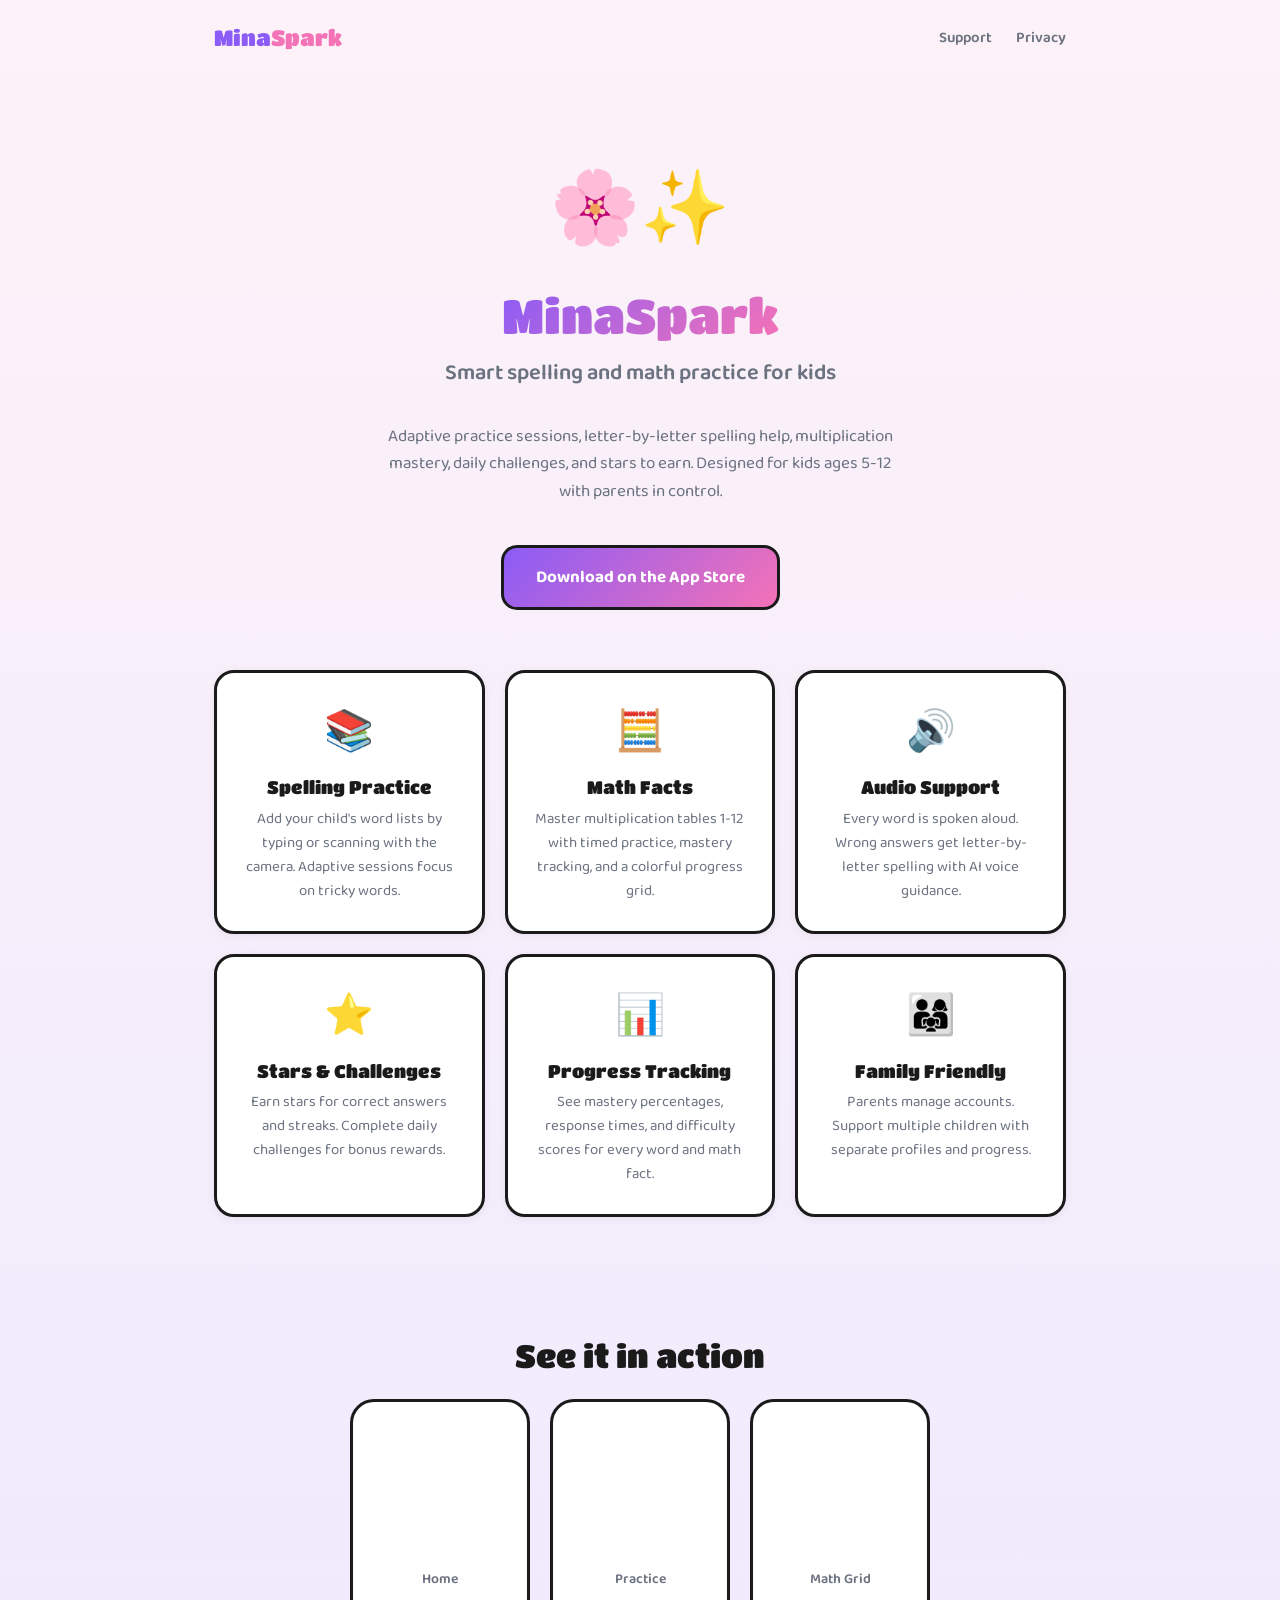
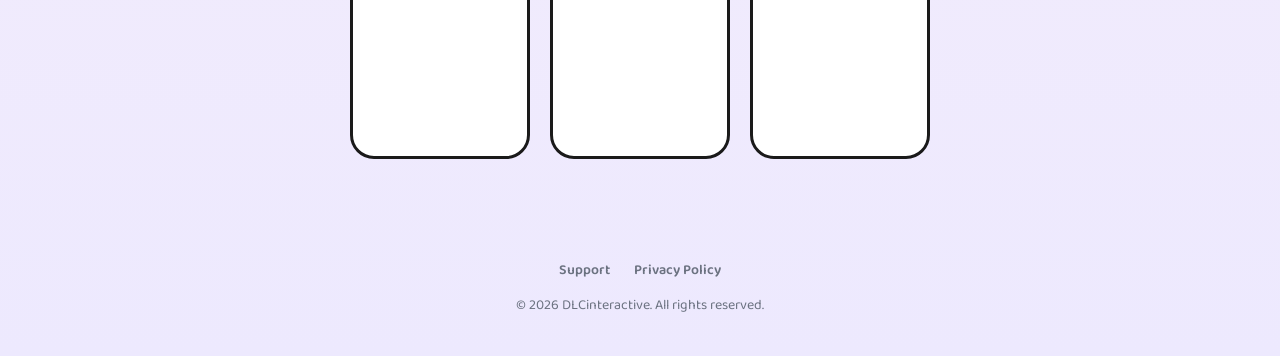
<file: index.html>
<!DOCTYPE html>
<html lang="en">
<head>
  <meta charset="UTF-8">
  <meta name="viewport" content="width=device-width, initial-scale=1.0">
  <title>MinaSpark — Smart spelling and math practice for kids</title>
  <meta name="description" content="MinaSpark helps kids master spelling words and math facts with adaptive practice, daily challenges, and fun gamification. Built for parents and kids ages 5-12.">
  <link rel="stylesheet" href="/style.css">
  <link rel="icon" href="data:image/svg+xml,<svg xmlns='http://www.w3.org/2000/svg' viewBox='0 0 100 100'><text y='.9em' font-size='90'>🌸</text></svg>">
</head>
<body>

  <nav class="nav">
    <a href="/" class="nav-logo">Mina<span>Spark</span></a>
    <div class="nav-links">
      <a href="/support">Support</a>
      <a href="/privacy">Privacy</a>
    </div>
  </nav>

  <section class="hero">
    <div class="hero-emoji">🌸✨</div>
    <h1><span>MinaSpark</span></h1>
    <p class="tagline">Smart spelling and math practice for kids</p>
    <p class="description">
      Adaptive practice sessions, letter-by-letter spelling help, multiplication mastery,
      daily challenges, and stars to earn. Designed for kids ages 5-12 with parents in control.
    </p>
    <a href="#" class="btn btn-primary">Download on the App Store</a>
  </section>

  <section class="features">
    <div class="feature-card">
      <div class="emoji">📚</div>
      <h3>Spelling Practice</h3>
      <p>Add your child's word lists by typing or scanning with the camera. Adaptive sessions focus on tricky words.</p>
    </div>
    <div class="feature-card">
      <div class="emoji">🧮</div>
      <h3>Math Facts</h3>
      <p>Master multiplication tables 1-12 with timed practice, mastery tracking, and a colorful progress grid.</p>
    </div>
    <div class="feature-card">
      <div class="emoji">🔊</div>
      <h3>Audio Support</h3>
      <p>Every word is spoken aloud. Wrong answers get letter-by-letter spelling with AI voice guidance.</p>
    </div>
    <div class="feature-card">
      <div class="emoji">⭐</div>
      <h3>Stars & Challenges</h3>
      <p>Earn stars for correct answers and streaks. Complete daily challenges for bonus rewards.</p>
    </div>
    <div class="feature-card">
      <div class="emoji">📊</div>
      <h3>Progress Tracking</h3>
      <p>See mastery percentages, response times, and difficulty scores for every word and math fact.</p>
    </div>
    <div class="feature-card">
      <div class="emoji">👨‍👩‍👧</div>
      <h3>Family Friendly</h3>
      <p>Parents manage accounts. Support multiple children with separate profiles and progress.</p>
    </div>
  </section>

  <section class="screenshots">
    <h2>See it in action</h2>
    <div class="screenshot-grid">
      <div class="screenshot-placeholder">Home</div>
      <div class="screenshot-placeholder">Practice</div>
      <div class="screenshot-placeholder">Math Grid</div>
    </div>
  </section>

  <footer class="footer">
    <div class="footer-links">
      <a href="/support">Support</a>
      <a href="/privacy">Privacy Policy</a>
    </div>
    <p>&copy; 2026 DLCinteractive. All rights reserved.</p>
  </footer>

</body>
</html>
</file>
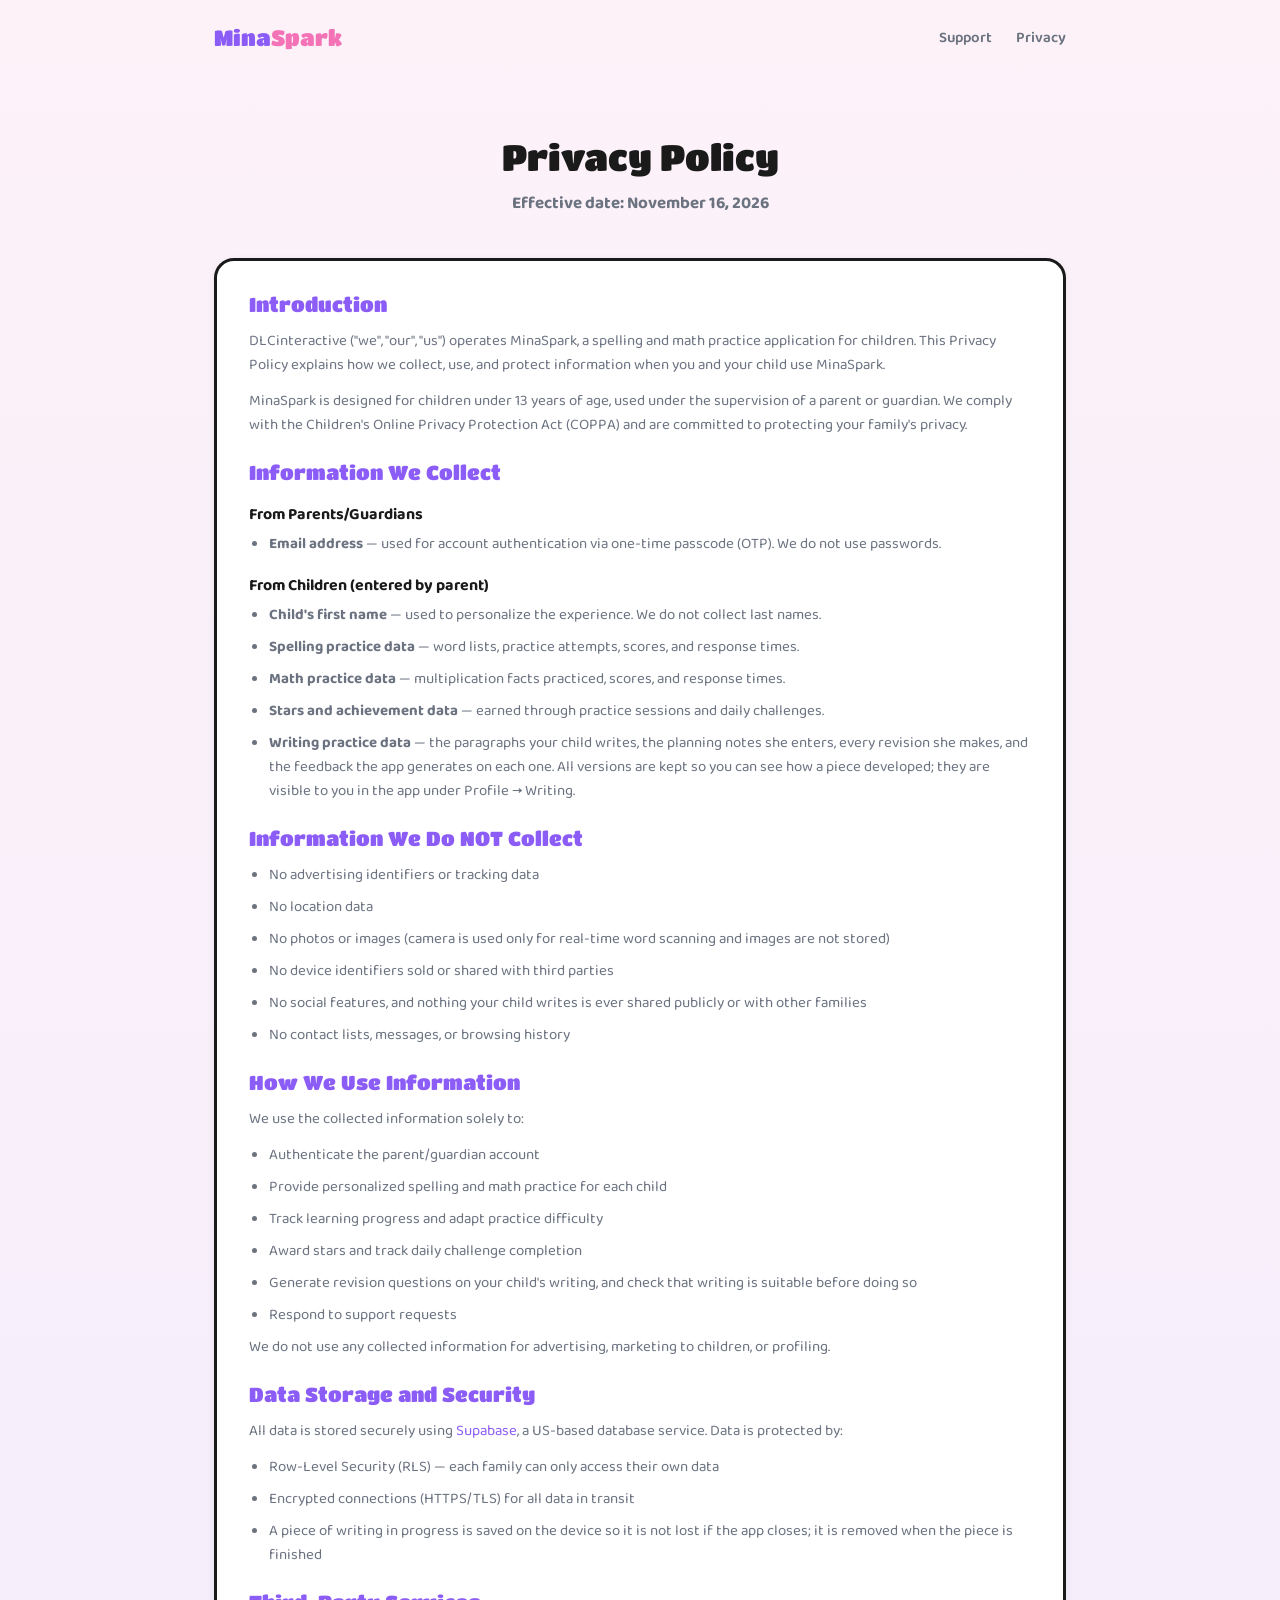
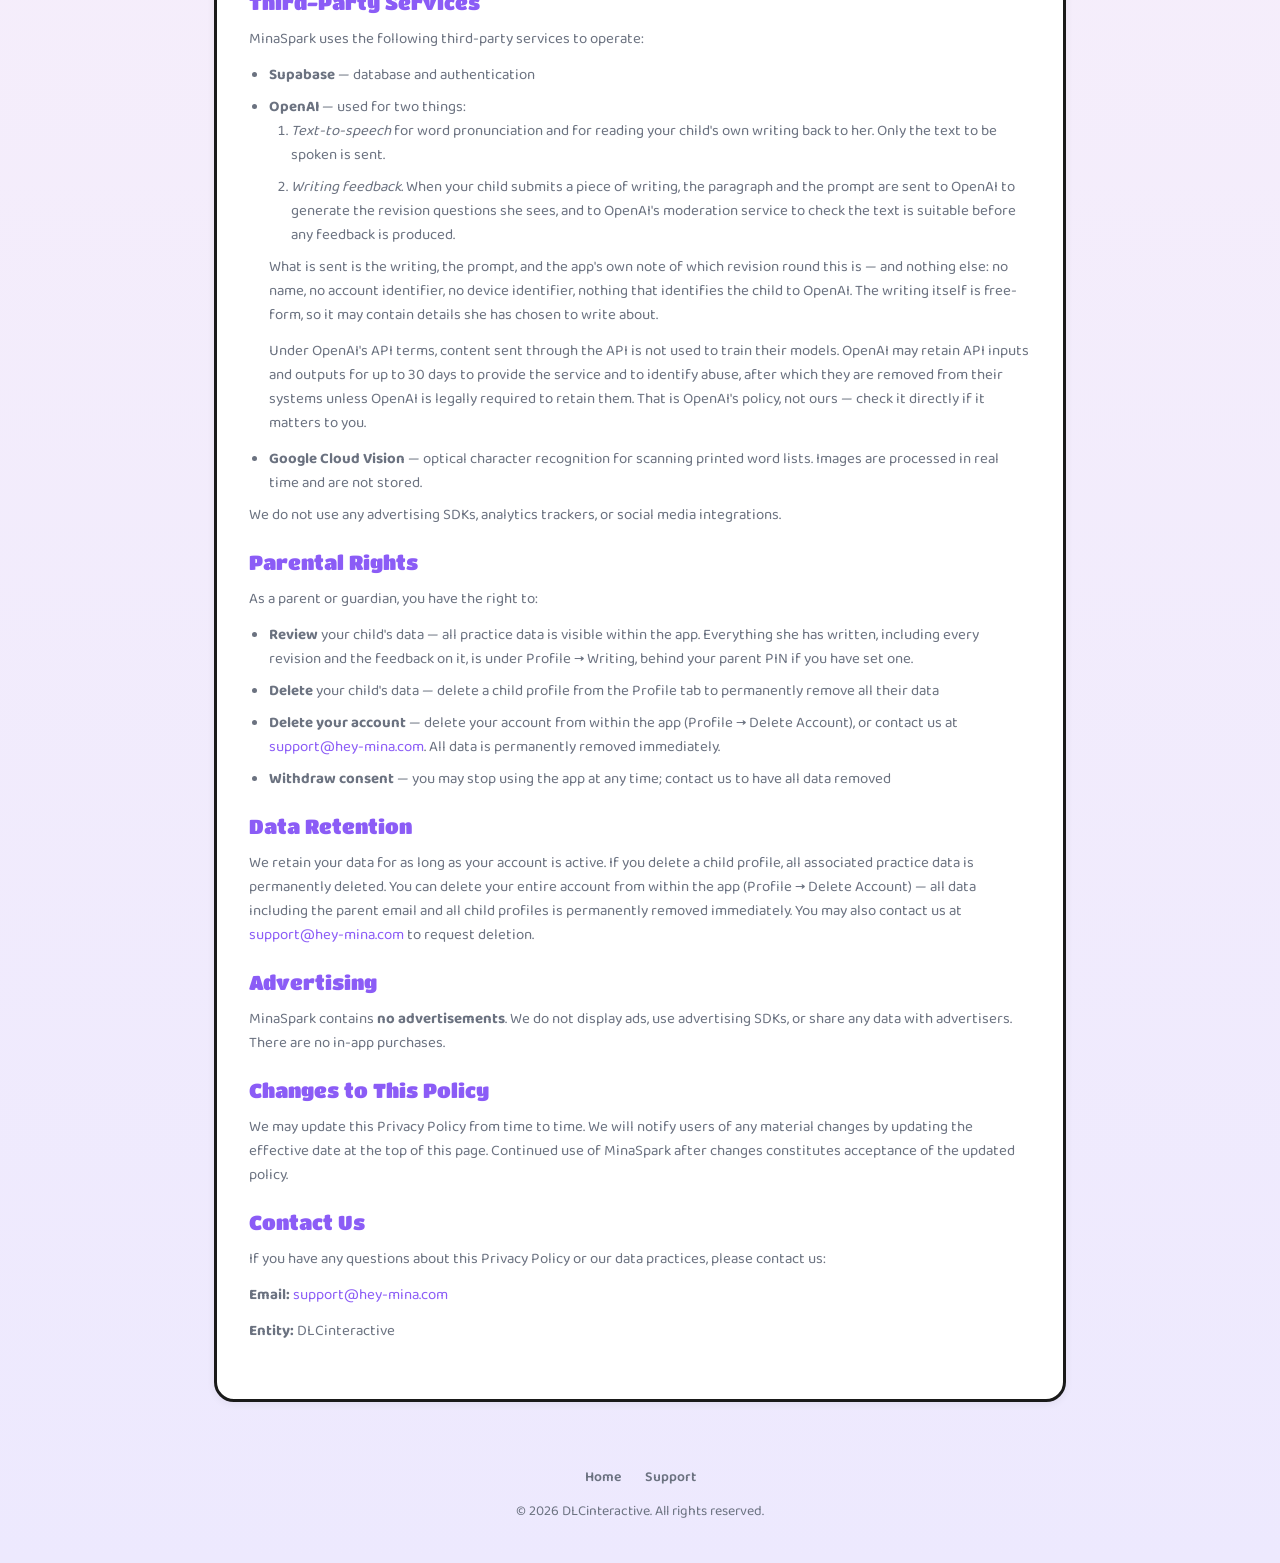
<file: privacy.html>
<!DOCTYPE html>
<html lang="en">
<head>
  <meta charset="UTF-8">
  <meta name="viewport" content="width=device-width, initial-scale=1.0">
  <title>Privacy Policy — MinaSpark</title>
  <meta name="description" content="MinaSpark privacy policy. Learn how we protect your child's data. COPPA compliant, no ads, no tracking.">
  <link rel="stylesheet" href="/style.css">
  <link rel="icon" href="data:image/svg+xml,<svg xmlns='http://www.w3.org/2000/svg' viewBox='0 0 100 100'><text y='.9em' font-size='90'>🌸</text></svg>">
</head>
<body>

  <nav class="nav">
    <a href="/" class="nav-logo">Mina<span>Spark</span></a>
    <div class="nav-links">
      <a href="/support">Support</a>
      <a href="/privacy">Privacy</a>
    </div>
  </nav>

  <section class="page-header">
    <h1>Privacy Policy</h1>
    <p class="effective-date">Effective date: November 16, 2026</p>
  </section>

  <div class="container">
    <div class="content-card">

      <div class="privacy-section">
        <h2>Introduction</h2>
        <p>DLCinteractive ("we", "our", "us") operates MinaSpark, a spelling and math practice application for children. This Privacy Policy explains how we collect, use, and protect information when you and your child use MinaSpark.</p>
        <p>MinaSpark is designed for children under 13 years of age, used under the supervision of a parent or guardian. We comply with the Children's Online Privacy Protection Act (COPPA) and are committed to protecting your family's privacy.</p>
      </div>

      <div class="privacy-section">
        <h2>Information We Collect</h2>
        <h3>From Parents/Guardians</h3>
        <ul>
          <li><strong>Email address</strong> — used for account authentication via one-time passcode (OTP). We do not use passwords.</li>
        </ul>
        <h3>From Children (entered by parent)</h3>
        <ul>
          <li><strong>Child's first name</strong> — used to personalize the experience. We do not collect last names.</li>
          <li><strong>Spelling practice data</strong> — word lists, practice attempts, scores, and response times.</li>
          <li><strong>Math practice data</strong> — multiplication facts practiced, scores, and response times.</li>
          <li><strong>Stars and achievement data</strong> — earned through practice sessions and daily challenges.</li>
          <li><strong>Writing practice data</strong> — the paragraphs your child writes, the planning notes she enters, every revision she makes, and the feedback the app generates on each one. All versions are kept so you can see how a piece developed; they are visible to you in the app under Profile → Writing.</li>
        </ul>
      </div>

      <div class="privacy-section">
        <h2>Information We Do NOT Collect</h2>
        <ul>
          <li>No advertising identifiers or tracking data</li>
          <li>No location data</li>
          <li>No photos or images (camera is used only for real-time word scanning and images are not stored)</li>
          <li>No device identifiers sold or shared with third parties</li>
          <li>No social features, and nothing your child writes is ever shared publicly or with other families</li>
          <li>No contact lists, messages, or browsing history</li>
        </ul>
      </div>

      <div class="privacy-section">
        <h2>How We Use Information</h2>
        <p>We use the collected information solely to:</p>
        <ul>
          <li>Authenticate the parent/guardian account</li>
          <li>Provide personalized spelling and math practice for each child</li>
          <li>Track learning progress and adapt practice difficulty</li>
          <li>Award stars and track daily challenge completion</li>
          <li>Generate revision questions on your child's writing, and check that writing is suitable before doing so</li>
          <li>Respond to support requests</li>
        </ul>
        <p>We do not use any collected information for advertising, marketing to children, or profiling.</p>
      </div>

      <div class="privacy-section">
        <h2>Data Storage and Security</h2>
        <p>All data is stored securely using <a href="https://supabase.com" target="_blank" rel="noopener">Supabase</a>, a US-based database service. Data is protected by:</p>
        <ul>
          <li>Row-Level Security (RLS) — each family can only access their own data</li>
          <li>Encrypted connections (HTTPS/TLS) for all data in transit</li>
          <li>A piece of writing in progress is saved on the device so it is not lost if the app closes; it is removed when the piece is finished</li>
        </ul>
      </div>

      <div class="privacy-section">
        <h2>Third-Party Services</h2>
        <p>MinaSpark uses the following third-party services to operate:</p>
        <ul>
          <li><strong>Supabase</strong> — database and authentication</li>
          <li><strong>OpenAI</strong> — used for two things:
            <ol>
              <li><em>Text-to-speech</em> for word pronunciation and for reading your child's own writing back to her. Only the text to be spoken is sent.</li>
              <li><em>Writing feedback.</em> When your child submits a piece of writing, the paragraph and the prompt are sent to OpenAI to generate the revision questions she sees, and to OpenAI's moderation service to check the text is suitable before any feedback is produced.</li>
            </ol>
            <p>What is sent is the writing, the prompt, and the app's own note of which revision round this is — and nothing else: no name, no account identifier, no device identifier, nothing that identifies the child to OpenAI. The writing itself is free-form, so it may contain details she has chosen to write about.</p>
            <p>Under OpenAI's API terms, content sent through the API is not used to train their models. OpenAI may retain API inputs and outputs for up to 30 days to provide the service and to identify abuse, after which they are removed from their systems unless OpenAI is legally required to retain them. That is OpenAI's policy, not ours — check it directly if it matters to you.</p>
          </li>
          <li><strong>Google Cloud Vision</strong> — optical character recognition for scanning printed word lists. Images are processed in real time and are not stored.</li>
        </ul>
        <p>We do not use any advertising SDKs, analytics trackers, or social media integrations.</p>
      </div>

      <div class="privacy-section">
        <h2>Parental Rights</h2>
        <p>As a parent or guardian, you have the right to:</p>
        <ul>
          <li><strong>Review</strong> your child's data — all practice data is visible within the app. Everything she has written, including every revision and the feedback on it, is under Profile → Writing, behind your parent PIN if you have set one.</li>
          <li><strong>Delete</strong> your child's data — delete a child profile from the Profile tab to permanently remove all their data</li>
          <li><strong>Delete your account</strong> — delete your account from within the app (Profile → Delete Account), or contact us at <a href="mailto:support@hey-mina.com">support@hey-mina.com</a>. All data is permanently removed immediately.</li>
          <li><strong>Withdraw consent</strong> — you may stop using the app at any time; contact us to have all data removed</li>
        </ul>
      </div>

      <div class="privacy-section">
        <h2>Data Retention</h2>
        <p>We retain your data for as long as your account is active. If you delete a child profile, all associated practice data is permanently deleted. You can delete your entire account from within the app (Profile → Delete Account) — all data including the parent email and all child profiles is permanently removed immediately. You may also contact us at <a href="mailto:support@hey-mina.com">support@hey-mina.com</a> to request deletion.</p>
      </div>

      <div class="privacy-section">
        <h2>Advertising</h2>
        <p>MinaSpark contains <strong>no advertisements</strong>. We do not display ads, use advertising SDKs, or share any data with advertisers. There are no in-app purchases.</p>
      </div>

      <div class="privacy-section">
        <h2>Changes to This Policy</h2>
        <p>We may update this Privacy Policy from time to time. We will notify users of any material changes by updating the effective date at the top of this page. Continued use of MinaSpark after changes constitutes acceptance of the updated policy.</p>
      </div>

      <div class="privacy-section">
        <h2>Contact Us</h2>
        <p>If you have any questions about this Privacy Policy or our data practices, please contact us:</p>
        <p><strong>Email:</strong> <a href="mailto:support@hey-mina.com">support@hey-mina.com</a></p>
        <p><strong>Entity:</strong> DLCinteractive</p>
      </div>

    </div>
  </div>

  <footer class="footer">
    <div class="footer-links">
      <a href="/">Home</a>
      <a href="/support">Support</a>
    </div>
    <p>&copy; 2026 DLCinteractive. All rights reserved.</p>
  </footer>

</body>
</html>
</file>
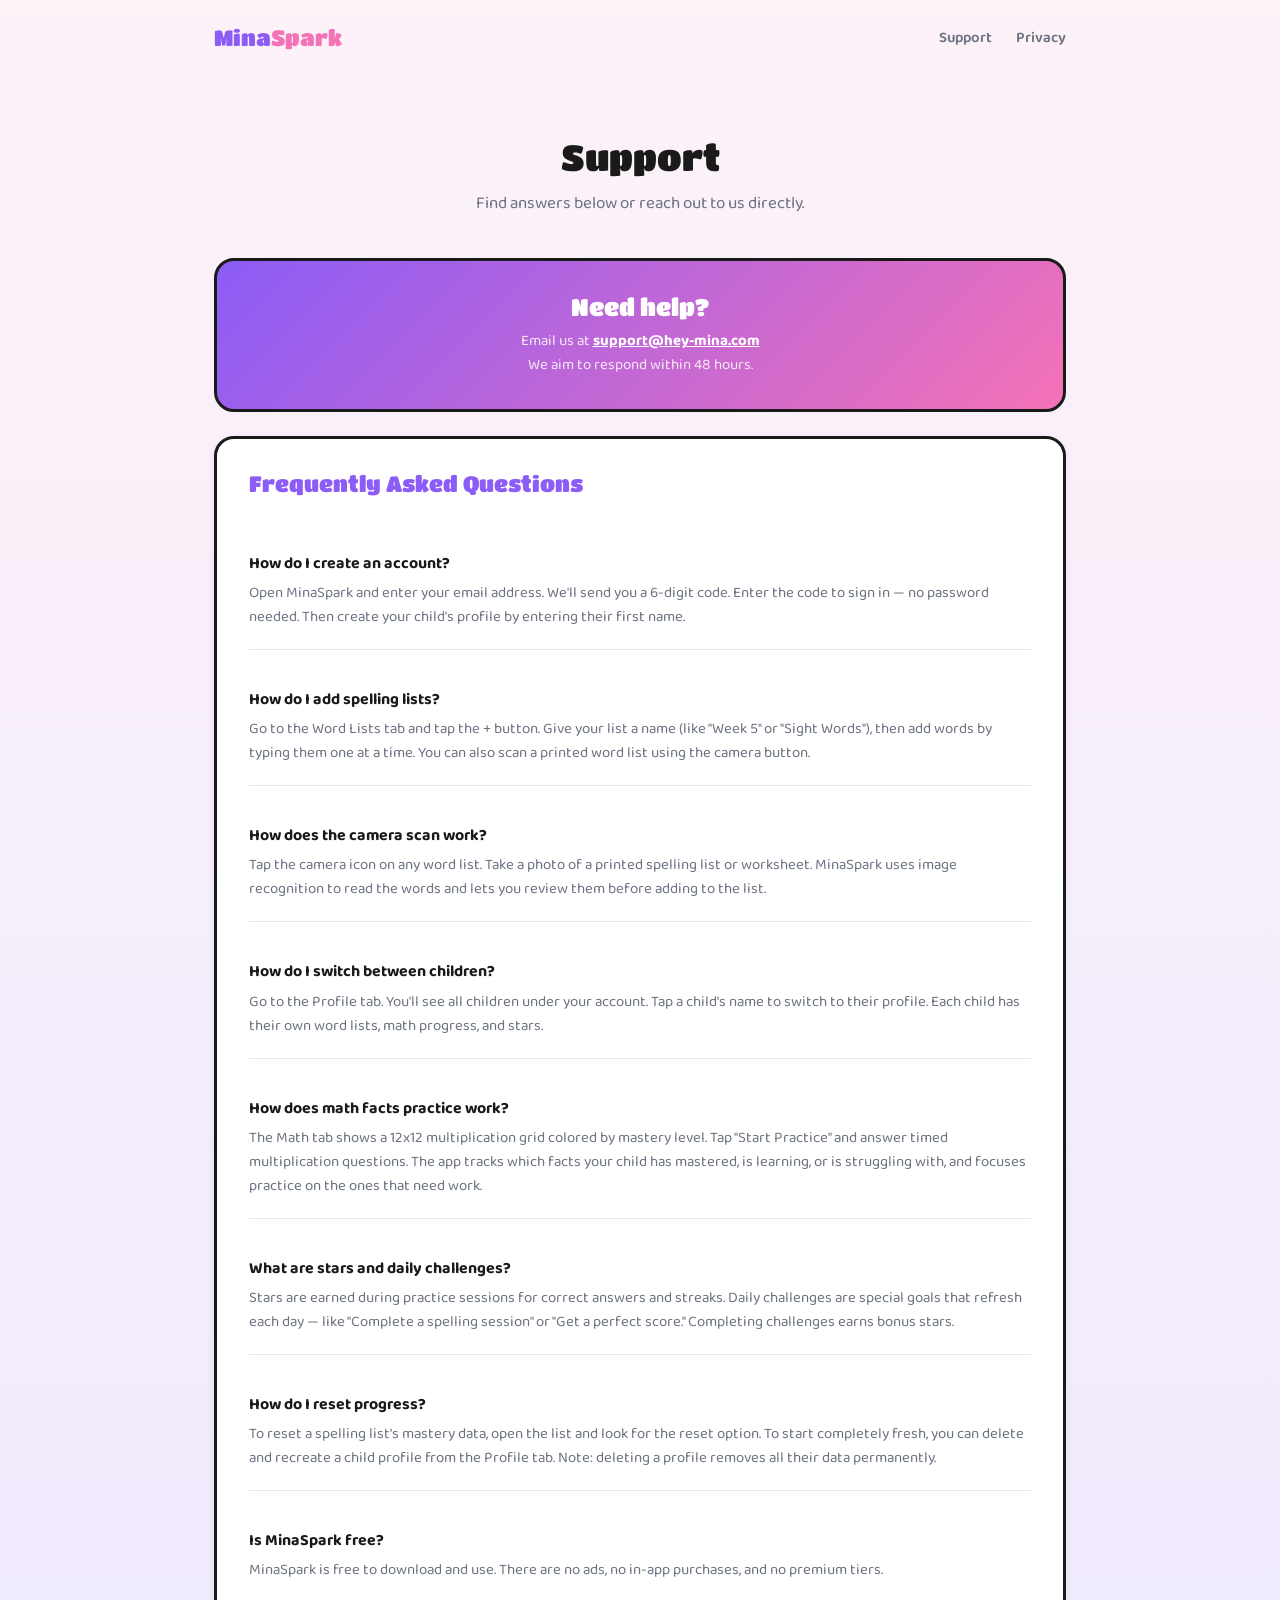
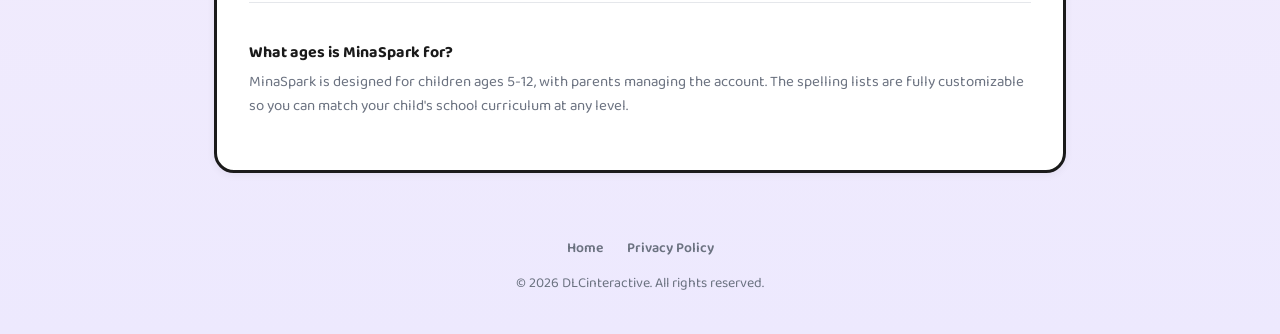
<file: support.html>
<!DOCTYPE html>
<html lang="en">
<head>
  <meta charset="UTF-8">
  <meta name="viewport" content="width=device-width, initial-scale=1.0">
  <title>Support — MinaSpark</title>
  <meta name="description" content="Get help with MinaSpark. Find answers to common questions about spelling practice, math facts, and managing your child's account.">
  <link rel="stylesheet" href="/style.css">
  <link rel="icon" href="data:image/svg+xml,<svg xmlns='http://www.w3.org/2000/svg' viewBox='0 0 100 100'><text y='.9em' font-size='90'>🌸</text></svg>">
</head>
<body>

  <nav class="nav">
    <a href="/" class="nav-logo">Mina<span>Spark</span></a>
    <div class="nav-links">
      <a href="/support">Support</a>
      <a href="/privacy">Privacy</a>
    </div>
  </nav>

  <section class="page-header">
    <h1>Support</h1>
    <p>Find answers below or reach out to us directly.</p>
  </section>

  <div class="container">

    <div class="contact-card">
      <h2>Need help?</h2>
      <p>Email us at <a href="mailto:support@hey-mina.com">support@hey-mina.com</a></p>
      <p>We aim to respond within 48 hours.</p>
    </div>

    <div class="content-card">
      <h2>Frequently Asked Questions</h2>

      <div class="faq-item">
        <h3>How do I create an account?</h3>
        <p>Open MinaSpark and enter your email address. We'll send you a 6-digit code. Enter the code to sign in — no password needed. Then create your child's profile by entering their first name.</p>
      </div>

      <div class="faq-item">
        <h3>How do I add spelling lists?</h3>
        <p>Go to the Word Lists tab and tap the + button. Give your list a name (like "Week 5" or "Sight Words"), then add words by typing them one at a time. You can also scan a printed word list using the camera button.</p>
      </div>

      <div class="faq-item">
        <h3>How does the camera scan work?</h3>
        <p>Tap the camera icon on any word list. Take a photo of a printed spelling list or worksheet. MinaSpark uses image recognition to read the words and lets you review them before adding to the list.</p>
      </div>

      <div class="faq-item">
        <h3>How do I switch between children?</h3>
        <p>Go to the Profile tab. You'll see all children under your account. Tap a child's name to switch to their profile. Each child has their own word lists, math progress, and stars.</p>
      </div>

      <div class="faq-item">
        <h3>How does math facts practice work?</h3>
        <p>The Math tab shows a 12x12 multiplication grid colored by mastery level. Tap "Start Practice" and answer timed multiplication questions. The app tracks which facts your child has mastered, is learning, or is struggling with, and focuses practice on the ones that need work.</p>
      </div>

      <div class="faq-item">
        <h3>What are stars and daily challenges?</h3>
        <p>Stars are earned during practice sessions for correct answers and streaks. Daily challenges are special goals that refresh each day — like "Complete a spelling session" or "Get a perfect score." Completing challenges earns bonus stars.</p>
      </div>

      <div class="faq-item">
        <h3>How do I reset progress?</h3>
        <p>To reset a spelling list's mastery data, open the list and look for the reset option. To start completely fresh, you can delete and recreate a child profile from the Profile tab. Note: deleting a profile removes all their data permanently.</p>
      </div>

      <div class="faq-item">
        <h3>Is MinaSpark free?</h3>
        <p>MinaSpark is free to download and use. There are no ads, no in-app purchases, and no premium tiers.</p>
      </div>

      <div class="faq-item">
        <h3>What ages is MinaSpark for?</h3>
        <p>MinaSpark is designed for children ages 5-12, with parents managing the account. The spelling lists are fully customizable so you can match your child's school curriculum at any level.</p>
      </div>
    </div>

  </div>

  <footer class="footer">
    <div class="footer-links">
      <a href="/">Home</a>
      <a href="/privacy">Privacy Policy</a>
    </div>
    <p>&copy; 2026 DLCinteractive. All rights reserved.</p>
  </footer>

</body>
</html>
</file>
<file: style.css>
/* hey-mina.com — shared styles */
@import url('https://fonts.googleapis.com/css2?family=Baloo+2:wght@400;600;700;800&family=Titan+One&display=swap');

:root {
  --purple: #8B5CF6;
  --pink: #F472B6;
  --dark: #1a1a1a;
  --text: #1a1a1a;
  --text-secondary: #6B7280;
  --bg-start: #FDF2F8;
  --bg-end: #EDE9FE;
  --white: #ffffff;
  --green: #10B981;
  --red: #EF4444;
  --gold: #F59E0B;
  --blue: #3B82F6;
  --radius: 20px;
}

*, *::before, *::after { box-sizing: border-box; margin: 0; padding: 0; }

html { scroll-behavior: smooth; }

body {
  font-family: 'Baloo 2', system-ui, sans-serif;
  color: var(--text);
  background: linear-gradient(180deg, var(--bg-start), var(--bg-end));
  min-height: 100vh;
  line-height: 1.6;
  -webkit-font-smoothing: antialiased;
}

h1, h2, h3 { font-family: 'Titan One', cursive; font-weight: 400; line-height: 1.2; }

a { color: var(--purple); text-decoration: none; }
a:hover { text-decoration: underline; }

img { max-width: 100%; height: auto; }

/* ── Layout ── */
.container { max-width: 900px; margin: 0 auto; padding: 0 24px; }

/* ── Nav ── */
.nav {
  display: flex; align-items: center; justify-content: space-between;
  padding: 20px 24px; max-width: 900px; margin: 0 auto;
}
.nav-logo { font-family: 'Titan One', cursive; font-size: 22px; color: var(--purple); }
.nav-logo span { color: var(--pink); }
.nav-links { display: flex; gap: 24px; }
.nav-links a { font-weight: 600; color: var(--text-secondary); font-size: 15px; }
.nav-links a:hover { color: var(--purple); text-decoration: none; }

/* ── Hero ── */
.hero {
  text-align: center; padding: 80px 24px 60px;
  max-width: 700px; margin: 0 auto;
}
.hero-emoji { font-size: 72px; margin-bottom: 16px; }
.hero h1 { font-size: 48px; color: var(--text); margin-bottom: 12px; }
.hero h1 span { background: linear-gradient(135deg, var(--purple), var(--pink)); -webkit-background-clip: text; -webkit-text-fill-color: transparent; background-clip: text; }
.hero .tagline { font-size: 22px; color: var(--text-secondary); font-weight: 600; margin-bottom: 32px; }
.hero .description { font-size: 17px; color: var(--text-secondary); max-width: 520px; margin: 0 auto 40px; }

/* ── Buttons ── */
.btn {
  display: inline-flex; align-items: center; gap: 10px;
  padding: 16px 32px; border-radius: 16px; font-size: 17px;
  font-family: 'Baloo 2', sans-serif; font-weight: 700;
  border: 3px solid var(--dark); cursor: pointer; transition: transform 0.15s;
}
.btn:hover { transform: translateY(-2px); text-decoration: none; }
.btn-primary { background: linear-gradient(135deg, var(--purple), var(--pink)); color: var(--white); }
.btn-outline { background: var(--white); color: var(--text); }

/* ── Feature Cards ── */
.features { display: grid; grid-template-columns: repeat(auto-fit, minmax(240px, 1fr)); gap: 20px; padding: 0 24px 60px; max-width: 900px; margin: 0 auto; }
.feature-card {
  background: var(--white); border-radius: var(--radius); padding: 28px 24px;
  border: 3px solid var(--dark); text-align: center;
  box-shadow: 0 2px 8px rgba(0,0,0,0.06);
}
.feature-card .emoji { font-size: 40px; margin-bottom: 12px; }
.feature-card h3 { font-size: 18px; margin-bottom: 8px; color: var(--text); }
.feature-card p { font-size: 15px; color: var(--text-secondary); }

/* ── Screenshots placeholder ── */
.screenshots {
  text-align: center; padding: 60px 24px;
  max-width: 900px; margin: 0 auto;
}
.screenshots h2 { font-size: 32px; margin-bottom: 24px; }
.screenshot-grid { display: flex; gap: 20px; justify-content: center; flex-wrap: wrap; }
.screenshot-placeholder {
  width: 180px; height: 360px; background: var(--white);
  border-radius: 24px; border: 3px solid var(--dark);
  display: flex; align-items: center; justify-content: center;
  color: var(--text-secondary); font-size: 14px; font-weight: 600;
}

/* ── Page header ── */
.page-header {
  text-align: center; padding: 60px 24px 40px;
  max-width: 700px; margin: 0 auto;
}
.page-header h1 { font-size: 36px; margin-bottom: 12px; }
.page-header p { font-size: 17px; color: var(--text-secondary); }

/* ── Content card ── */
.content-card {
  background: var(--white); border-radius: var(--radius); padding: 32px;
  border: 3px solid var(--dark); margin-bottom: 24px;
  box-shadow: 0 2px 8px rgba(0,0,0,0.06);
}
.content-card h2 { font-size: 22px; margin-bottom: 16px; color: var(--purple); }
.content-card h3 { font-family: 'Baloo 2', sans-serif; font-weight: 700; font-size: 16px; margin: 20px 0 8px; color: var(--text); }
.content-card p, .content-card li { font-size: 15px; color: var(--text-secondary); margin-bottom: 8px; }
.content-card ul { padding-left: 20px; }
.content-card li { list-style: disc; }
/* Nested ordered lists: the rule above sets list-style on every li, which would
   render a numbered sub-list as discs, and the ul padding rule does not match ol,
   which would leave it un-indented. */
.content-card ol { padding-left: 22px; margin-bottom: 8px; }
.content-card ol li { list-style: decimal; }

/* ── FAQ ── */
.faq-item { border-bottom: 1.5px solid #E5E7EB; padding: 20px 0; }
.faq-item:last-child { border-bottom: none; }
.faq-item h3 { font-family: 'Baloo 2', sans-serif; font-weight: 700; font-size: 16px; color: var(--text); margin-bottom: 8px; }
.faq-item p { font-size: 15px; color: var(--text-secondary); margin: 0; }

/* ── Contact card ── */
.contact-card {
  background: linear-gradient(135deg, var(--purple), var(--pink));
  border-radius: var(--radius); padding: 32px; text-align: center;
  border: 3px solid var(--dark); margin-bottom: 24px;
  color: var(--white);
}
.contact-card h2 { color: var(--white); margin-bottom: 8px; }
.contact-card p { color: rgba(255,255,255,0.85); font-size: 15px; }
.contact-card a { color: var(--white); font-weight: 700; text-decoration: underline; }

/* ── Footer ── */
.footer {
  text-align: center; padding: 40px 24px;
  color: var(--text-secondary); font-size: 14px;
}
.footer-links { display: flex; gap: 24px; justify-content: center; margin-bottom: 12px; }
.footer-links a { color: var(--text-secondary); font-weight: 600; }

/* ── Privacy-specific ── */
.privacy-section { margin-bottom: 24px; }
.privacy-section h2 { font-size: 20px; color: var(--purple); margin-bottom: 12px; }
.privacy-section p { margin-bottom: 12px; }
.effective-date { font-weight: 700; color: var(--text); }

/* ── Responsive ── */
@media (max-width: 600px) {
  .hero h1 { font-size: 32px; }
  .hero .tagline { font-size: 18px; }
  .hero { padding: 60px 20px 40px; }
  .nav-links { gap: 16px; }
  .nav-links a { font-size: 14px; }
  .features { grid-template-columns: 1fr; }
  .screenshot-placeholder { width: 140px; height: 280px; }
  .page-header h1 { font-size: 28px; }
  .content-card { padding: 24px 20px; }
}
</file>
